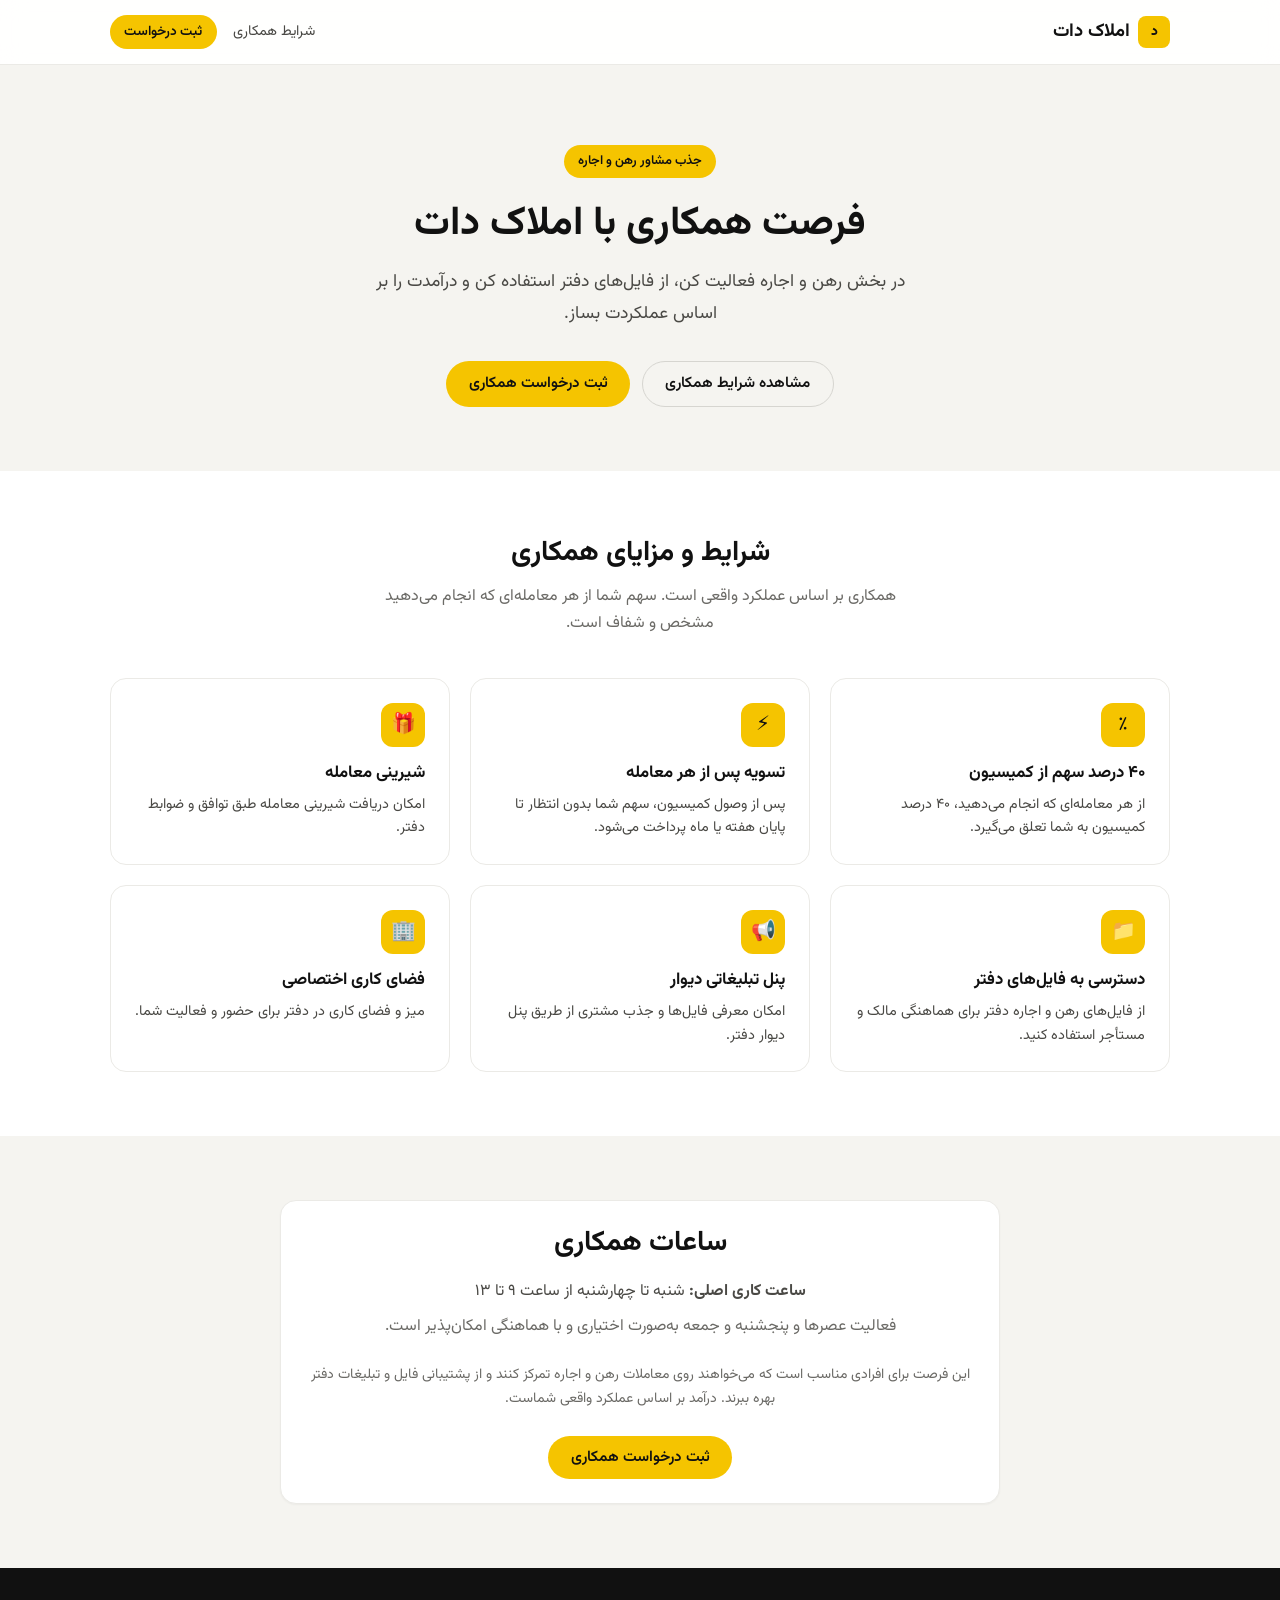
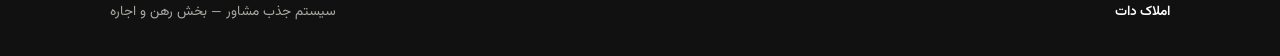
<file: index.html>
<!DOCTYPE html>
<html lang="fa" dir="rtl">
<head>
  <meta charset="UTF-8">
  <meta name="viewport" content="width=device-width, initial-scale=1.0">
  <meta name="description" content="فرصت همکاری با املاک دات در بخش رهن و اجاره. شرایط همکاری و ثبت درخواست استخدام مشاور املاک.">
  <title>فرصت همکاری با املاک دات | جذب مشاور رهن و اجاره</title>
  <link rel="preconnect" href="https://fonts.googleapis.com">
  <link rel="preconnect" href="https://fonts.gstatic.com" crossorigin>
  <link href="https://fonts.googleapis.com/css2?family=Vazirmatn:wght@400;500;600;700;800&display=swap" rel="stylesheet">
  <link rel="stylesheet" href="assets/css/style.css">
</head>
<body>
  <header class="site-header">
    <div class="container header-inner">
      <a href="index.html" class="logo">
        <span class="logo-mark">د</span>
        <span>املاک دات</span>
      </a>
      <nav class="nav-links">
        <a href="#benefits" class="nav-link">شرایط همکاری</a>
        <a href="apply.html" class="btn btn-primary btn-sm">ثبت درخواست</a>
      </nav>
    </div>
  </header>

  <main>
    <section class="hero">
      <div class="container">
        <span class="hero-badge">جذب مشاور رهن و اجاره</span>
        <h1>فرصت همکاری با املاک دات</h1>
        <p class="hero-sub">
          در بخش رهن و اجاره فعالیت کن، از فایل‌های دفتر استفاده کن و درآمدت را بر اساس عملکردت بساز.
        </p>
        <div class="hero-actions">
          <a href="#benefits" class="btn btn-outline">مشاهده شرایط همکاری</a>
          <a href="apply.html" class="btn btn-primary">ثبت درخواست همکاری</a>
        </div>
      </div>
    </section>

    <section class="section section-alt" id="benefits">
      <div class="container">
        <div class="text-center" style="margin-bottom: 2.5rem;">
          <h2>شرایط و مزایای همکاری</h2>
          <p class="text-muted" style="max-width: 520px; margin: 0.75rem auto 0;">
            همکاری بر اساس عملکرد واقعی است. سهم شما از هر معامله‌ای که انجام می‌دهید مشخص و شفاف است.
          </p>
        </div>

        <div class="benefits-grid" id="benefits-list">
          <!-- پر می‌شود از config یا ثابت -->
          <article class="benefit-card">
            <div class="benefit-icon">٪</div>
            <h3>۴۰ درصد سهم از کمیسیون</h3>
            <p>از هر معامله‌ای که انجام می‌دهید، ۴۰ درصد کمیسیون به شما تعلق می‌گیرد.</p>
          </article>
          <article class="benefit-card">
            <div class="benefit-icon">⚡</div>
            <h3>تسویه پس از هر معامله</h3>
            <p>پس از وصول کمیسیون، سهم شما بدون انتظار تا پایان هفته یا ماه پرداخت می‌شود.</p>
          </article>
          <article class="benefit-card">
            <div class="benefit-icon">🎁</div>
            <h3>شیرینی معامله</h3>
            <p>امکان دریافت شیرینی معامله طبق توافق و ضوابط دفتر.</p>
          </article>
          <article class="benefit-card">
            <div class="benefit-icon">📁</div>
            <h3>دسترسی به فایل‌های دفتر</h3>
            <p>از فایل‌های رهن و اجاره دفتر برای هماهنگی مالک و مستأجر استفاده کنید.</p>
          </article>
          <article class="benefit-card">
            <div class="benefit-icon">📢</div>
            <h3>پنل تبلیغاتی دیوار</h3>
            <p>امکان معرفی فایل‌ها و جذب مشتری از طریق پنل دیوار دفتر.</p>
          </article>
          <article class="benefit-card">
            <div class="benefit-icon">🏢</div>
            <h3>فضای کاری اختصاصی</h3>
            <p>میز و فضای کاری در دفتر برای حضور و فعالیت شما.</p>
          </article>
        </div>
      </div>
    </section>

    <section class="section">
      <div class="container">
        <div class="card" style="max-width: 720px; margin: 0 auto; text-align: center;">
          <h2 style="margin-bottom: 1rem;">ساعات همکاری</h2>
          <p style="margin-bottom: 0.5rem;">
            <strong>ساعت کاری اصلی:</strong> شنبه تا چهارشنبه از ساعت ۹ تا ۱۳
          </p>
          <p class="text-muted" style="margin-bottom: 1.5rem;">
            فعالیت عصرها و پنجشنبه و جمعه به‌صورت اختیاری و با هماهنگی امکان‌پذیر است.
          </p>
          <p class="text-sm text-muted" style="margin-bottom: 1.5rem;">
            این فرصت برای افرادی مناسب است که می‌خواهند روی معاملات رهن و اجاره تمرکز کنند و از پشتیبانی فایل و تبلیغات دفتر بهره ببرند. درآمد بر اساس عملکرد واقعی شماست.
          </p>
          <a href="apply.html" class="btn btn-primary">ثبت درخواست همکاری</a>
        </div>
      </div>
    </section>
  </main>

  <footer class="site-footer">
    <div class="container footer-inner">
      <span class="footer-brand">املاک دات</span>
      <span>سیستم جذب مشاور — بخش رهن و اجاره</span>
    </div>
  </footer>
</body>
</html>
</file>
<file: assets/css/style.css>
/* ============================================================
   املاک دات — سیستم جذب مشاور
   هویت بصری: مشکی #111111 | خاکستری روشن #F5F4F0 | زرد #F5C400
   سبک: مینیمال، مدرن، حرفه‌ای (الهام از ساختار فاصله‌گذاری و کارت)
   ============================================================ */

:root {
  /* Brand Colors */
  --color-black: #111111;
  --color-offwhite: #F5F4F0;
  --color-yellow: #F5C400;
  --color-yellow-hover: #e0b200;
  --color-white: #ffffff;
  --color-gray-100: #f8f7f4;
  --color-gray-200: #ebeae6;
  --color-gray-300: #d6d5d0;
  --color-gray-400: #a8a7a2;
  --color-gray-500: #6b6a66;
  --color-gray-600: #4a4945;
  --color-success: #1a7f4b;
  --color-success-bg: #e8f5ee;
  --color-error: #c62828;
  --color-error-bg: #fdecea;
  --color-warning: #b36b00;
  --color-warning-bg: #fff8e6;

  /* Typography */
  --font-fa: 'Vazirmatn', 'Tahoma', 'Segoe UI', system-ui, sans-serif;
  --font-mono: 'Vazirmatn', ui-monospace, monospace;

  /* Spacing (4px base) */
  --space-1: 4px;
  --space-2: 8px;
  --space-3: 12px;
  --space-4: 16px;
  --space-5: 20px;
  --space-6: 24px;
  --space-8: 32px;
  --space-10: 40px;
  --space-12: 48px;
  --space-16: 64px;
  --space-20: 80px;

  /* Radius */
  --radius-sm: 8px;
  --radius-md: 12px;
  --radius-lg: 16px;
  --radius-xl: 24px;
  --radius-full: 9999px;

  /* Shadows */
  --shadow-sm: 0 1px 2px rgba(17, 17, 17, 0.04);
  --shadow-md: 0 4px 12px rgba(17, 17, 17, 0.06);
  --shadow-lg: 0 8px 24px rgba(17, 17, 17, 0.08);

  /* Transitions */
  --transition: 0.2s ease;
}

/* Reset & Base */
*, *::before, *::after {
  box-sizing: border-box;
  margin: 0;
  padding: 0;
}

html {
  font-size: 16px;
  scroll-behavior: smooth;
  -webkit-text-size-adjust: 100%;
}

body {
  font-family: var(--font-fa);
  background-color: var(--color-offwhite);
  color: var(--color-black);
  line-height: 1.7;
  direction: rtl;
  text-align: right;
  min-height: 100vh;
  -webkit-font-smoothing: antialiased;
}

img { max-width: 100%; height: auto; display: block; }
a { color: inherit; text-decoration: none; }
ul, ol { list-style: none; }
button, input, select, textarea {
  font-family: inherit;
  font-size: inherit;
  color: inherit;
}

/* Typography */
h1, h2, h3, h4, h5, h6 {
  font-weight: 700;
  line-height: 1.3;
  color: var(--color-black);
}

h1 { font-size: clamp(1.75rem, 4vw, 2.5rem); }
h2 { font-size: clamp(1.35rem, 3vw, 1.75rem); }
h3 { font-size: 1.15rem; }
p { color: var(--color-gray-600); }

.text-muted { color: var(--color-gray-500); }
.text-sm { font-size: 0.875rem; }
.text-xs { font-size: 0.75rem; }
.text-center { text-align: center; }
.fw-bold { font-weight: 700; }
.fw-medium { font-weight: 500; }

/* Layout */
.container {
  width: 100%;
  max-width: 1100px;
  margin: 0 auto;
  padding: 0 var(--space-5);
}

.section {
  padding: var(--space-16) 0;
}

.section-alt {
  background-color: var(--color-white);
}

/* Header / Nav */
.site-header {
  background: var(--color-white);
  border-bottom: 1px solid var(--color-gray-200);
  position: sticky;
  top: 0;
  z-index: 100;
  backdrop-filter: blur(12px);
  background: rgba(255, 255, 255, 0.92);
}

.header-inner {
  display: flex;
  align-items: center;
  justify-content: space-between;
  height: 64px;
}

.logo {
  display: flex;
  align-items: center;
  gap: var(--space-2);
  font-weight: 700;
  font-size: 1.15rem;
  color: var(--color-black);
}

.logo-mark {
  width: 32px;
  height: 32px;
  background: var(--color-yellow);
  border-radius: var(--radius-sm);
  display: flex;
  align-items: center;
  justify-content: center;
  font-weight: 800;
  font-size: 0.85rem;
  color: var(--color-black);
}

.nav-links {
  display: flex;
  align-items: center;
  gap: var(--space-4);
}

.nav-link {
  font-size: 0.9rem;
  color: var(--color-gray-600);
  transition: color var(--transition);
}

.nav-link:hover {
  color: var(--color-black);
}

/* Buttons */
.btn {
  display: inline-flex;
  align-items: center;
  justify-content: center;
  gap: var(--space-2);
  padding: 0.7rem 1.4rem;
  font-size: 0.95rem;
  font-weight: 600;
  border-radius: var(--radius-full);
  border: none;
  cursor: pointer;
  transition: all var(--transition);
  text-decoration: none;
  white-space: nowrap;
  line-height: 1.4;
}

.btn:disabled {
  opacity: 0.55;
  cursor: not-allowed;
}

.btn-primary {
  background: var(--color-yellow);
  color: var(--color-black);
}

.btn-primary:hover:not(:disabled) {
  background: var(--color-yellow-hover);
  transform: translateY(-1px);
}

.btn-secondary {
  background: var(--color-black);
  color: var(--color-white);
}

.btn-secondary:hover:not(:disabled) {
  background: #2a2a2a;
}

.btn-outline {
  background: transparent;
  color: var(--color-black);
  border: 1.5px solid var(--color-gray-300);
}

.btn-outline:hover:not(:disabled) {
  border-color: var(--color-black);
  background: var(--color-white);
}

.btn-ghost {
  background: transparent;
  color: var(--color-gray-600);
}

.btn-ghost:hover:not(:disabled) {
  color: var(--color-black);
  background: var(--color-gray-100);
}

.btn-danger {
  background: var(--color-error);
  color: white;
}

.btn-danger:hover:not(:disabled) {
  background: #a01f1f;
}

.btn-sm {
  padding: 0.45rem 0.9rem;
  font-size: 0.85rem;
}

.btn-block {
  width: 100%;
}

/* Cards */
.card {
  background: var(--color-white);
  border-radius: var(--radius-lg);
  border: 1px solid var(--color-gray-200);
  padding: var(--space-6);
  box-shadow: var(--shadow-sm);
}

.card-flat {
  box-shadow: none;
}

/* Hero */
.hero {
  padding: var(--space-20) 0 var(--space-16);
  text-align: center;
}

.hero-badge {
  display: inline-block;
  background: var(--color-yellow);
  color: var(--color-black);
  font-size: 0.8rem;
  font-weight: 600;
  padding: 0.35rem 0.9rem;
  border-radius: var(--radius-full);
  margin-bottom: var(--space-5);
}

.hero h1 {
  margin-bottom: var(--space-4);
  max-width: 700px;
  margin-left: auto;
  margin-right: auto;
}

.hero-sub {
  font-size: 1.1rem;
  color: var(--color-gray-600);
  max-width: 560px;
  margin: 0 auto var(--space-8);
  line-height: 1.8;
}

.hero-actions {
  display: flex;
  flex-wrap: wrap;
  gap: var(--space-3);
  justify-content: center;
}

/* Benefits Grid */
.benefits-grid {
  display: grid;
  grid-template-columns: repeat(auto-fit, minmax(260px, 1fr));
  gap: var(--space-5);
}

.benefit-card {
  background: var(--color-white);
  border: 1px solid var(--color-gray-200);
  border-radius: var(--radius-lg);
  padding: var(--space-6);
  transition: box-shadow var(--transition), transform var(--transition);
}

.benefit-card:hover {
  box-shadow: var(--shadow-md);
  transform: translateY(-2px);
}

.benefit-icon {
  width: 44px;
  height: 44px;
  background: var(--color-yellow);
  border-radius: var(--radius-md);
  display: flex;
  align-items: center;
  justify-content: center;
  font-size: 1.25rem;
  margin-bottom: var(--space-4);
  color: var(--color-black);
}

.benefit-card h3 {
  margin-bottom: var(--space-2);
  font-size: 1.05rem;
}

.benefit-card p {
  font-size: 0.9rem;
  line-height: 1.65;
}

/* Form */
.form-page {
  padding: var(--space-12) 0 var(--space-16);
}

.form-header {
  text-align: center;
  margin-bottom: var(--space-10);
}

.form-header h1 {
  margin-bottom: var(--space-3);
}

.form-card {
  max-width: 680px;
  margin: 0 auto;
}

.form-section {
  margin-bottom: var(--space-8);
  padding-bottom: var(--space-6);
  border-bottom: 1px solid var(--color-gray-200);
}

.form-section:last-of-type {
  border-bottom: none;
  margin-bottom: var(--space-6);
}

.form-section-title {
  font-size: 1.05rem;
  font-weight: 700;
  margin-bottom: var(--space-5);
  display: flex;
  align-items: center;
  gap: var(--space-2);
}

.form-section-title::before {
  content: '';
  width: 4px;
  height: 18px;
  background: var(--color-yellow);
  border-radius: 2px;
}

.form-group {
  margin-bottom: var(--space-5);
}

.form-group label {
  display: block;
  font-size: 0.9rem;
  font-weight: 600;
  margin-bottom: var(--space-2);
  color: var(--color-black);
}

.form-group .required {
  color: var(--color-error);
  margin-right: 2px;
}

.form-group .optional {
  font-weight: 400;
  color: var(--color-gray-500);
  font-size: 0.8rem;
}

.form-control {
  width: 100%;
  padding: 0.75rem 1rem;
  border: 1.5px solid var(--color-gray-300);
  border-radius: var(--radius-md);
  background: var(--color-white);
  transition: border-color var(--transition), box-shadow var(--transition);
  font-size: 0.95rem;
}

.form-control:focus {
  outline: none;
  border-color: var(--color-yellow);
  box-shadow: 0 0 0 3px rgba(245, 196, 0, 0.25);
}

.form-control.is-invalid {
  border-color: var(--color-error);
}

.form-control.is-invalid:focus {
  box-shadow: 0 0 0 3px rgba(198, 40, 40, 0.2);
}

textarea.form-control {
  min-height: 110px;
  resize: vertical;
}

select.form-control {
  appearance: none;
  background-image: url("data:image/svg+xml,%3Csvg xmlns='http://www.w3.org/2000/svg' width='12' height='12' viewBox='0 0 12 12'%3E%3Cpath fill='%236b6a66' d='M6 8L1 3h10z'/%3E%3C/svg%3E");
  background-repeat: no-repeat;
  background-position: left 1rem center;
  padding-left: 2.5rem;
}

.form-hint {
  font-size: 0.8rem;
  color: var(--color-gray-500);
  margin-top: var(--space-1);
}

.form-error {
  font-size: 0.8rem;
  color: var(--color-error);
  margin-top: var(--space-1);
  display: none;
}

.form-group.has-error .form-error {
  display: block;
}

.radio-group, .checkbox-group {
  display: flex;
  flex-direction: column;
  gap: var(--space-2);
}

.radio-item, .checkbox-item {
  display: flex;
  align-items: center;
  gap: var(--space-3);
  padding: 0.6rem 0.9rem;
  border: 1.5px solid var(--color-gray-200);
  border-radius: var(--radius-md);
  cursor: pointer;
  transition: border-color var(--transition), background var(--transition);
}

.radio-item:hover, .checkbox-item:hover {
  border-color: var(--color-gray-300);
  background: var(--color-gray-100);
}

.radio-item input, .checkbox-item input {
  accent-color: var(--color-yellow);
  width: 18px;
  height: 18px;
  flex-shrink: 0;
}

.radio-item.selected, .checkbox-item.selected {
  border-color: var(--color-yellow);
  background: rgba(245, 196, 0, 0.08);
}

.form-row {
  display: grid;
  grid-template-columns: 1fr 1fr;
  gap: var(--space-4);
}

@media (max-width: 560px) {
  .form-row {
    grid-template-columns: 1fr;
  }
}

/* Consent */
.consent-box {
  background: var(--color-gray-100);
  border-radius: var(--radius-md);
  padding: var(--space-4);
  margin-bottom: var(--space-6);
}

.consent-box label {
  display: flex;
  align-items: flex-start;
  gap: var(--space-3);
  cursor: pointer;
  font-size: 0.9rem;
  line-height: 1.6;
}

.consent-box input {
  margin-top: 3px;
  accent-color: var(--color-yellow);
  width: 18px;
  height: 18px;
  flex-shrink: 0;
}

/* Alerts */
.alert {
  padding: var(--space-4);
  border-radius: var(--radius-md);
  font-size: 0.9rem;
  margin-bottom: var(--space-5);
  display: none;
}

.alert.show {
  display: block;
}

.alert-success {
  background: var(--color-success-bg);
  color: var(--color-success);
  border: 1px solid #b7e0c8;
}

.alert-error {
  background: var(--color-error-bg);
  color: var(--color-error);
  border: 1px solid #f5c6c6;
}

.alert-info {
  background: #e8f0fe;
  color: #1a56db;
  border: 1px solid #c5d7f7;
}

/* Success state after submit */
.success-panel {
  text-align: center;
  padding: var(--space-10) var(--space-6);
  display: none;
}

.success-panel.show {
  display: block;
}

.success-icon {
  width: 64px;
  height: 64px;
  background: var(--color-success-bg);
  border-radius: 50%;
  display: flex;
  align-items: center;
  justify-content: center;
  margin: 0 auto var(--space-5);
  font-size: 1.75rem;
  color: var(--color-success);
}

.tracking-code {
  display: inline-block;
  background: var(--color-gray-100);
  border: 1.5px dashed var(--color-gray-300);
  padding: 0.6rem 1.2rem;
  border-radius: var(--radius-md);
  font-family: var(--font-mono);
  font-size: 1.1rem;
  font-weight: 700;
  letter-spacing: 0.05em;
  margin: var(--space-4) 0;
  direction: ltr;
}

/* Admin */
.admin-body {
  background: var(--color-gray-100);
}

.admin-login-wrap {
  min-height: 100vh;
  display: flex;
  align-items: center;
  justify-content: center;
  padding: var(--space-5);
}

.login-card {
  width: 100%;
  max-width: 400px;
  background: var(--color-white);
  border-radius: var(--radius-xl);
  padding: var(--space-8);
  box-shadow: var(--shadow-lg);
  border: 1px solid var(--color-gray-200);
}

.login-card .logo {
  justify-content: center;
  margin-bottom: var(--space-6);
}

.login-card h1 {
  text-align: center;
  font-size: 1.35rem;
  margin-bottom: var(--space-2);
}

.login-card .subtitle {
  text-align: center;
  color: var(--color-gray-500);
  font-size: 0.9rem;
  margin-bottom: var(--space-6);
}

/* Dashboard */
.admin-header {
  background: var(--color-white);
  border-bottom: 1px solid var(--color-gray-200);
  padding: var(--space-4) 0;
}

.admin-header-inner {
  display: flex;
  align-items: center;
  justify-content: space-between;
  flex-wrap: wrap;
  gap: var(--space-3);
}

.admin-user {
  font-size: 0.85rem;
  color: var(--color-gray-500);
}

.stats-grid {
  display: grid;
  grid-template-columns: repeat(auto-fit, minmax(140px, 1fr));
  gap: var(--space-4);
  margin: var(--space-6) 0;
}

.stat-card {
  background: var(--color-white);
  border: 1px solid var(--color-gray-200);
  border-radius: var(--radius-lg);
  padding: var(--space-5);
  text-align: center;
}

.stat-value {
  font-size: 1.75rem;
  font-weight: 700;
  color: var(--color-black);
  line-height: 1.2;
}

.stat-label {
  font-size: 0.8rem;
  color: var(--color-gray-500);
  margin-top: var(--space-1);
}

.stat-card.highlight .stat-value {
  color: var(--color-yellow);
  text-shadow: 0 0 0 var(--color-black);
}

/* Filters */
.filters-bar {
  background: var(--color-white);
  border: 1px solid var(--color-gray-200);
  border-radius: var(--radius-lg);
  padding: var(--space-4);
  margin-bottom: var(--space-5);
  display: flex;
  flex-wrap: wrap;
  gap: var(--space-3);
  align-items: center;
}

.filters-bar .form-control {
  min-width: 140px;
  padding: 0.5rem 0.85rem;
  font-size: 0.875rem;
}

.search-input {
  flex: 1;
  min-width: 180px;
}

/* Table */
.table-wrap {
  background: var(--color-white);
  border: 1px solid var(--color-gray-200);
  border-radius: var(--radius-lg);
  overflow: hidden;
}

.table-scroll {
  overflow-x: auto;
}

table {
  width: 100%;
  border-collapse: collapse;
  font-size: 0.875rem;
}

th, td {
  padding: 0.85rem 1rem;
  text-align: right;
  border-bottom: 1px solid var(--color-gray-200);
  white-space: nowrap;
}

th {
  background: var(--color-gray-100);
  font-weight: 600;
  color: var(--color-gray-600);
  font-size: 0.8rem;
}

tr:last-child td {
  border-bottom: none;
}

tr:hover td {
  background: var(--color-gray-100);
}

.status-badge {
  display: inline-block;
  padding: 0.25rem 0.65rem;
  border-radius: var(--radius-full);
  font-size: 0.75rem;
  font-weight: 600;
}

.status-new { background: #e8f0fe; color: #1a56db; }
.status-reviewing { background: #fff8e6; color: #b36b00; }
.status-contacted { background: #e8f5ee; color: #1a7f4b; }
.status-interview { background: #f3e8ff; color: #6b21a8; }
.status-accepted { background: #d1fae5; color: #065f46; }
.status-rejected { background: #fdecea; color: #c62828; }

/* Pagination */
.pagination {
  display: flex;
  align-items: center;
  justify-content: center;
  gap: var(--space-2);
  padding: var(--space-4);
  border-top: 1px solid var(--color-gray-200);
}

/* Modal */
.modal-overlay {
  position: fixed;
  inset: 0;
  background: rgba(17, 17, 17, 0.45);
  z-index: 200;
  display: none;
  align-items: center;
  justify-content: center;
  padding: var(--space-4);
  overflow-y: auto;
}

.modal-overlay.show {
  display: flex;
}

.modal {
  background: var(--color-white);
  border-radius: var(--radius-xl);
  width: 100%;
  max-width: 640px;
  max-height: 90vh;
  overflow-y: auto;
  box-shadow: var(--shadow-lg);
}

.modal-header {
  display: flex;
  align-items: center;
  justify-content: space-between;
  padding: var(--space-5) var(--space-6);
  border-bottom: 1px solid var(--color-gray-200);
  position: sticky;
  top: 0;
  background: var(--color-white);
  z-index: 1;
}

.modal-body {
  padding: var(--space-6);
}

.modal-footer {
  padding: var(--space-4) var(--space-6);
  border-top: 1px solid var(--color-gray-200);
  display: flex;
  gap: var(--space-3);
  justify-content: flex-start;
  flex-wrap: wrap;
}

.detail-row {
  display: flex;
  flex-wrap: wrap;
  gap: var(--space-2);
  margin-bottom: var(--space-4);
  padding-bottom: var(--space-3);
  border-bottom: 1px solid var(--color-gray-100);
}

.detail-label {
  font-size: 0.8rem;
  color: var(--color-gray-500);
  min-width: 140px;
  font-weight: 500;
}

.detail-value {
  flex: 1;
  font-size: 0.9rem;
  word-break: break-word;
}

/* Loading */
.loading-spinner {
  display: inline-block;
  width: 20px;
  height: 20px;
  border: 2.5px solid var(--color-gray-300);
  border-top-color: var(--color-black);
  border-radius: 50%;
  animation: spin 0.7s linear infinite;
}

@keyframes spin {
  to { transform: rotate(360deg); }
}

.loading-overlay {
  text-align: center;
  padding: var(--space-12);
  color: var(--color-gray-500);
}

.empty-state {
  text-align: center;
  padding: var(--space-12);
  color: var(--color-gray-500);
}

/* Footer */
.site-footer {
  background: var(--color-black);
  color: var(--color-gray-400);
  padding: var(--space-8) 0;
  margin-top: auto;
  font-size: 0.85rem;
}

.footer-inner {
  display: flex;
  flex-wrap: wrap;
  justify-content: space-between;
  gap: var(--space-4);
  align-items: center;
}

.footer-brand {
  color: var(--color-white);
  font-weight: 600;
}

/* 404 */
.error-page {
  min-height: 80vh;
  display: flex;
  align-items: center;
  justify-content: center;
  text-align: center;
  padding: var(--space-8);
}

.error-code {
  font-size: 5rem;
  font-weight: 800;
  color: var(--color-yellow);
  line-height: 1;
  margin-bottom: var(--space-4);
}

/* Utility */
.hidden { display: none !important; }
.sr-only {
  position: absolute;
  width: 1px;
  height: 1px;
  padding: 0;
  margin: -1px;
  overflow: hidden;
  clip: rect(0,0,0,0);
  border: 0;
}

.mt-4 { margin-top: var(--space-4); }
.mb-4 { margin-bottom: var(--space-4); }
.gap-2 { gap: var(--space-2); }

/* Honeypot */
.hp-field {
  position: absolute;
  left: -9999px;
  opacity: 0;
  height: 0;
  width: 0;
  overflow: hidden;
}

/* Responsive */
@media (max-width: 768px) {
  .header-inner {
    height: 56px;
  }
  .nav-links .nav-link:not(.btn) {
    display: none;
  }
  .hero {
    padding: var(--space-12) 0 var(--space-10);
  }
  .section {
    padding: var(--space-10) 0;
  }
  th, td {
    padding: 0.65rem 0.75rem;
  }
  .stats-grid {
    grid-template-columns: repeat(2, 1fr);
  }
}

@media (max-width: 480px) {
  .hero-actions {
    flex-direction: column;
  }
  .hero-actions .btn {
    width: 100%;
  }
  .stats-grid {
    grid-template-columns: 1fr 1fr;
  }
}
</file>
